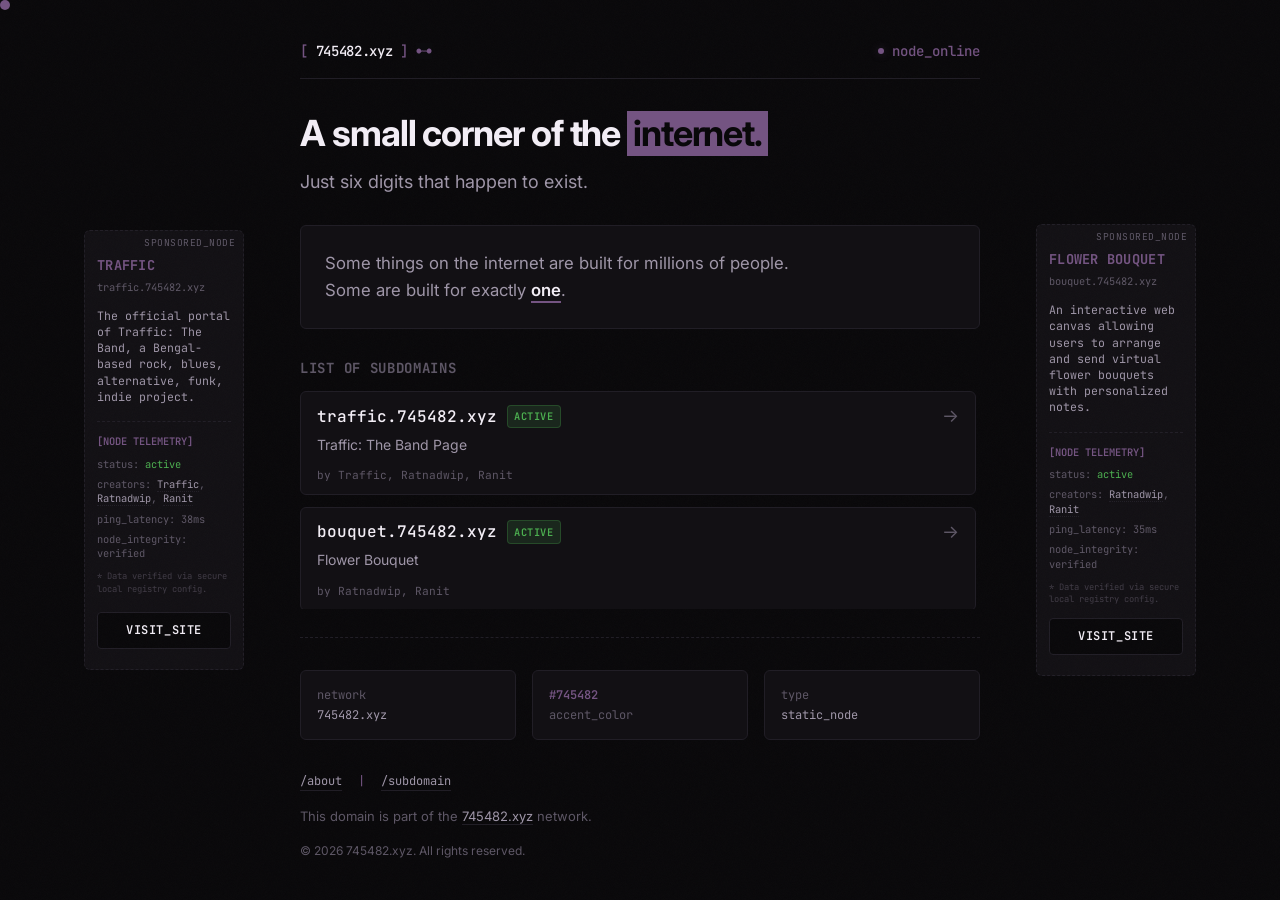
<file: index.html>
<!DOCTYPE html>
<html lang="en">

<head>
    <meta charset="UTF-8">
    <meta name="viewport" content="width=device-width, initial-scale=1.0">
    <title>A small corner of the internet</title>

    <!-- some numbers remember -->

    <!-- SEO Meta Tags -->
    <meta name="description"
        content="745482.xyz - Just six digits that happen to exist. A minimal, static corner of the internet.">
    <meta name="robots" content="index, follow">
    <meta name="generator" content="HTML">
    <meta name="author" content="745482.xyz">
    <!-- not every identifier identifies -->

    <!-- Open Graph / Facebook -->
    <meta property="og:type" content="website">
    <meta property="og:url" content="https://745482.xyz/">
    <meta property="og:title" content="A small corner of the internet">
    <meta property="og:description" content="Just six digits that happen to exist. Part of the 745482.xyz network.">
    <meta property="og:image" content="https://745482.xyz/og-image.png">
    <meta property="og:image:type" content="image/png">
    <meta property="og:image:width" content="1200">
    <meta property="og:image:height" content="630">
    <meta property="og:site_name" content="745482.xyz">

    <!-- Twitter -->
    <meta property="twitter:card" content="summary_large_image">
    <meta property="twitter:url" content="https://745482.xyz/">
    <meta property="twitter:title" content="745482.xyz - A small corner of the internet">
    <meta property="twitter:description"
        content="Just six digits that happen to exist. Part of the 745482.xyz network.">
    <meta property="twitter:image" content="https://745482.xyz/og-image.png">

    <!-- Fonts -->
    <link rel="preconnect" href="https://fonts.googleapis.com">
    <link rel="preconnect" href="https://fonts.gstatic.com" crossorigin>
    <link
        href="https://fonts.googleapis.com/css2?family=Inter:wght@300;400;500;600;700&family=JetBrains+Mono:wght@400;500;600&display=swap"
        rel="stylesheet">

    <!-- Favicon -->
    <link rel="icon" type="image/svg+xml" href="./favicon.svg?v=2">

    <!-- Stylesheet -->
    <link rel="stylesheet" href="style.css">
</head>

<body>

    <!-- Left Ad Banner -->
    <div class="ad-banner ad-banner-vertical ad-banner-left"></div>

    <div class="container">
        <!-- if you know, you know -->
        <!-- Header -->
        <header class="site-header">
            <div class="logo">
                <span class="logo-accent">[</span>745482.xyz<span class="logo-accent">]</span>
                <img src="./favicon.svg" class="header-favicon" alt="" aria-hidden="true">
            </div>
            <div class="status-indicator">
                <span class="status-dot"></span>
                <span class="status-text">node_online</span>
            </div>
        </header>

        <!-- Main Content -->
        <main class="site-main">
            <!-- Hero Section -->
            <section class="hero-section">
                <h1 class="hero-title">A small corner of the <span class="highlight-block">internet.</span></h1>
                <p class="hero-subtitle">Just six digits that happen to exist.</p>
            </section>

            <!-- Philosophy Quote / Statement -->
            <section class="philosophy-section">
                <div class="quote-card">
                    <p class="quote-text">
                        Some things on the internet are built for millions of people. <br>
                        Some are built for exactly <span class="highlight-accent">one</span>.
                    </p>
                </div>
            </section>

            <!-- another sequence exists -->
            <!-- 786482 -->
            <!-- Subdomains / Network Links -->
            <section class="subdomains-section">
                <div class="section-header-row">
                    <h2 class="section-title">List of Subdomains</h2>
                    <span class="last-updated" id="last-updated-time">Last Updated: Loading...</span>
                </div>
                <div class="subdomain-grid">
                    <a href="https://traffic.745482.xyz" class="subdomain-card" target="_blank" rel="noopener">
                        <div class="card-header">
                            <div class="url-group">
                                <span class="subdomain-url">traffic.745482.xyz</span>
                                <span class="status-badge status-active">active</span>
                            </div>
                            <span class="arrow-icon">→</span>
                        </div>
                        <p class="subdomain-desc">Traffic: The Band Page</p>
                    </a>
                </div>
            </section>

            <!-- intentional -->
            <!-- Node Metadata -->
            <section class="metadata-section">
                <div class="metadata-grid">
                    <button class="metadata-item" id="meta-btn-network" type="button" aria-label="Route analysis">
                        <span class="meta-label">network</span>
                        <span class="meta-value">745482.xyz</span>
                    </button>
                    <button class="metadata-item" id="meta-btn-color" type="button" aria-label="Accent color telemetry">
                        <span class="meta-value-colored">#745482</span>
                        <span class="meta-label">accent_color</span>
                    </button>
                    <button class="metadata-item" id="meta-btn-type" type="button" aria-label="Node diagnostics">
                        <span class="meta-label">type</span>
                        <span class="meta-value">static_node</span>
                    </button>
                </div>

                <!-- Interactive Terminal Console -->
                <div class="meta-console" id="meta-console" aria-live="polite">
                    <div class="console-header">
                        <span class="console-title" id="console-title">system_diagnostics.sh</span>
                        <button class="console-close" id="console-close-btn" type="button"
                            aria-label="Close terminal">&times;</button>
                    </div>
                    <div class="console-body" id="console-body">
                        <!-- Dynamic content output -->
                    </div>
                </div>
            </section>
        </main>

        <!-- Horizontal Mobile Banner -->
        <div class="ad-banner ad-banner-horizontal"></div>

        <!-- Footer -->
        <footer class="site-footer">
            <div class="footer-nav" style="display: flex; gap: 1rem; margin-bottom: 0.5rem; font-family: var(--font-mono); font-size: 0.75rem;">
                <a href="./about/" class="footer-link">/about</a>
                <span class="logo-accent">|</span>
                <a href="./subdomain/" class="footer-link">/subdomain</a>
            </div>
            <p>This domain is part of the <a href="https://745482.xyz" class="footer-link">745482.xyz</a> network.</p>
            <p class="copyright">&copy; <span id="current-year">2026</span> 745482.xyz. All rights reserved.</p>
        </footer>
    </div>

    <!-- Right Ad Banner -->
    <div class="ad-banner ad-banner-vertical ad-banner-right"></div>


    <!-- Site Logic -->
    <script src="shared.js" defer></script>
    <script src="script.js" defer></script>
</body>

</html>
</file>
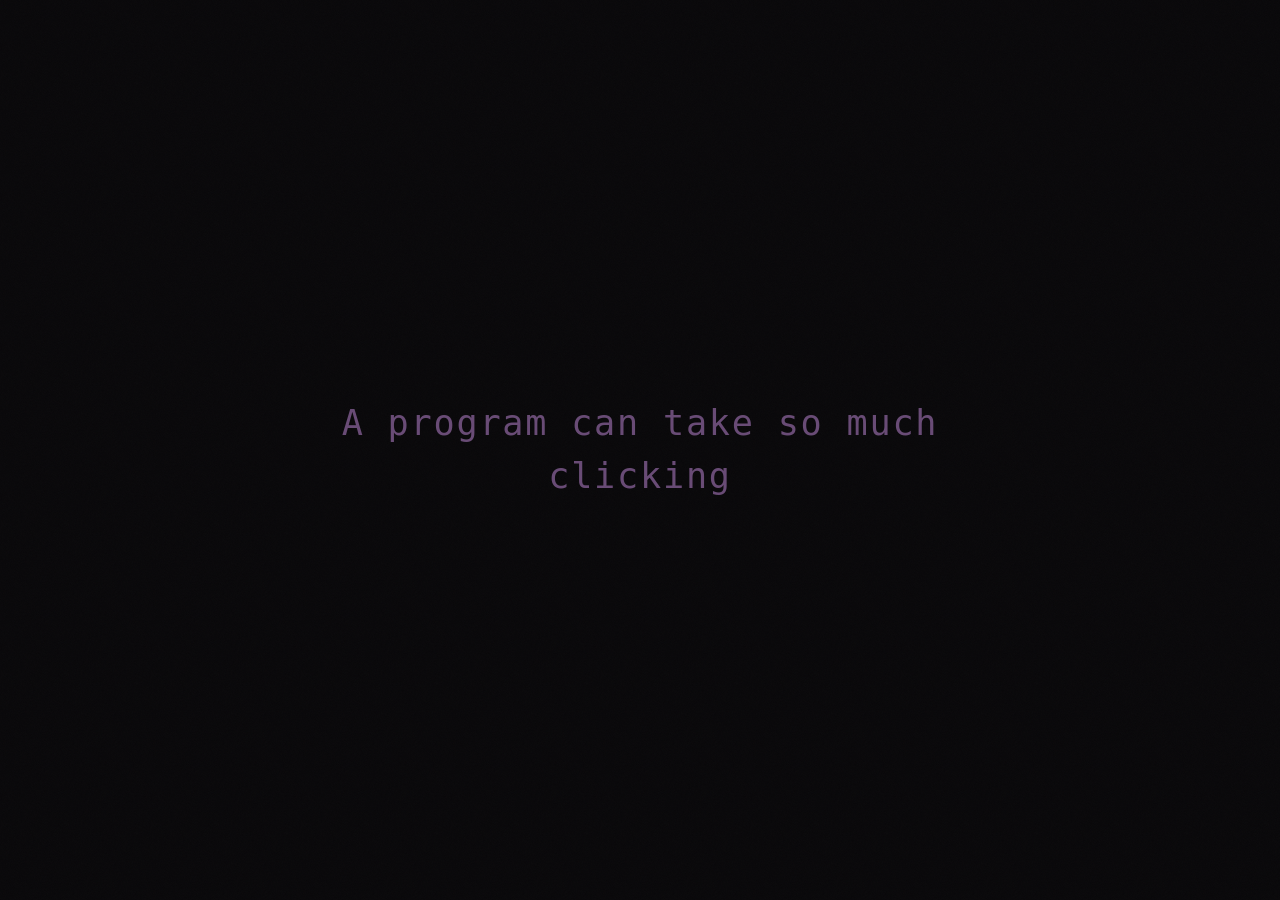
<file: 694/index.html>
<!DOCTYPE html>
<html lang="en">
<head>
    <meta charset="UTF-8">
    <meta name="viewport" content="width=device-width, initial-scale=1.0, maximum-scale=1.0, user-scalable=no">
    <title>694</title>
    <link rel="icon" type="image/svg+xml" href="../favicon.svg?v=2">
    <link rel="stylesheet" href="../style.css">
    <link rel="stylesheet" href="./style.css">
</head>
<body>
    <!-- Reuses main page grain overlay style -->
    <div class="grain"></div>

    <div class="fade-overlay" id="fade-overlay"></div>

    <div class="egg-wrapper">
        <div class="initial-msg" id="initial-msg">
            A program can take so much clicking
        </div>

        <div class="combo-container" id="combo-container">
            <div class="combo-word" id="combo-word">------</div>
            <div class="combo-number" id="combo-number">0000</div>
        </div>
    </div>

    <script src="./script.js" defer></script>
</body>
</html>
</file>
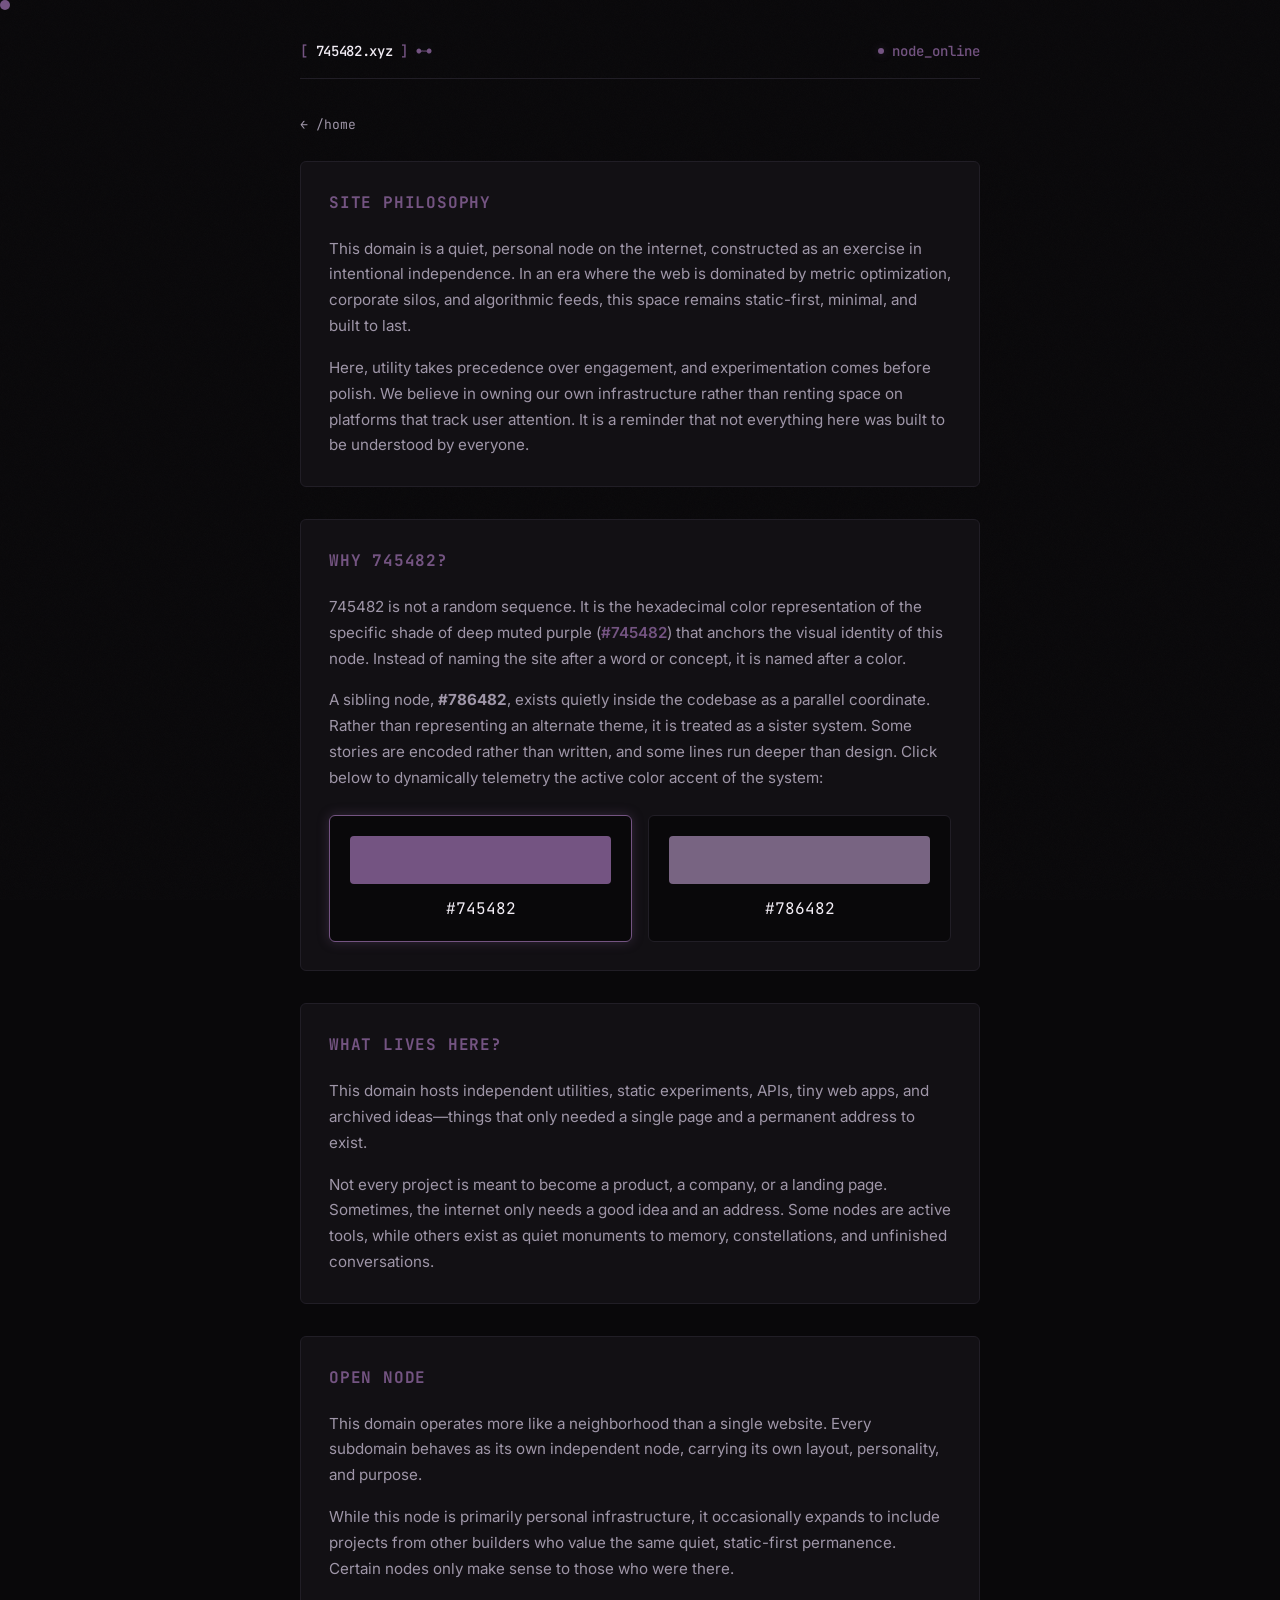
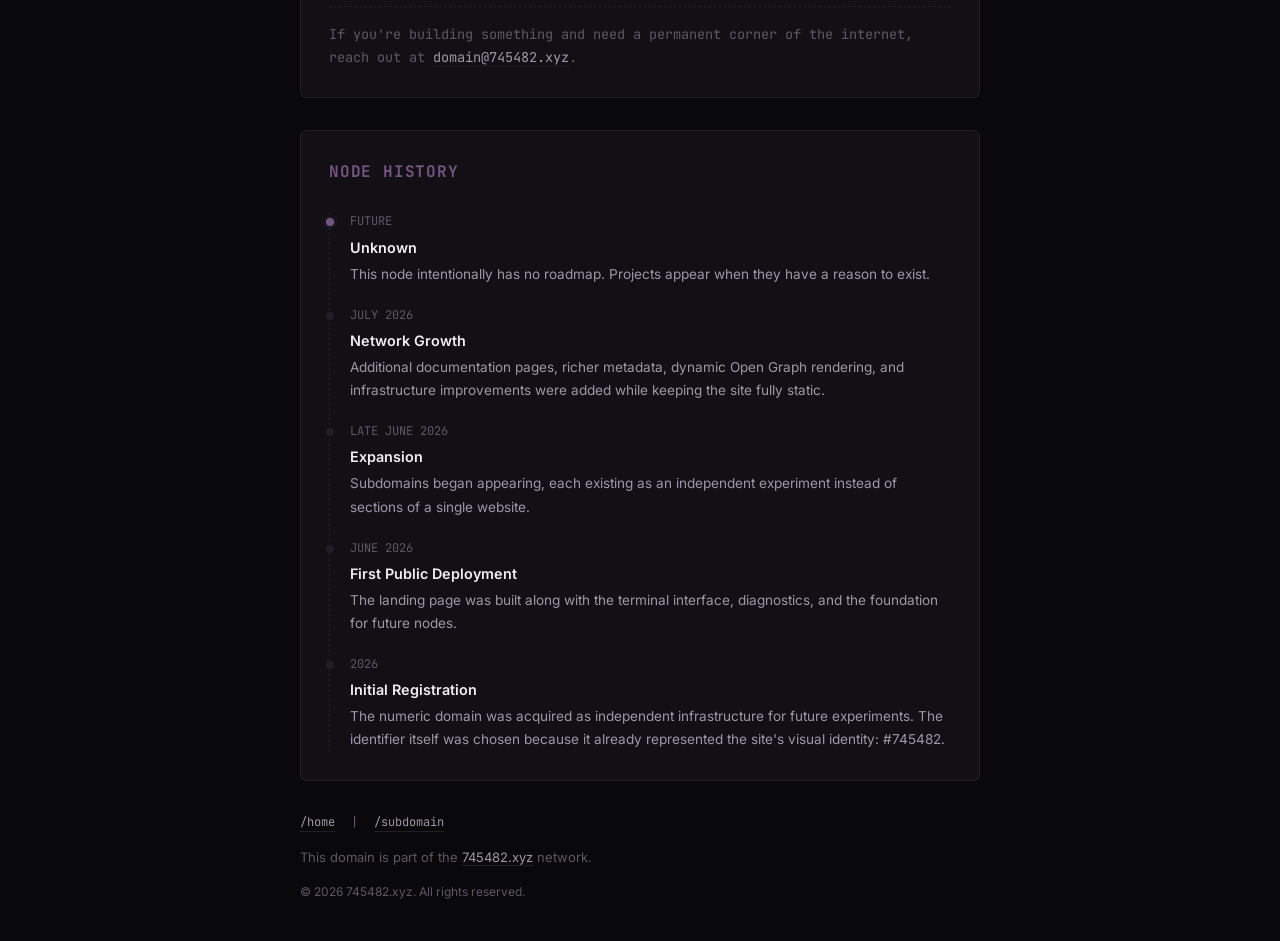
<file: about/index.html>
<!DOCTYPE html>
<html lang="en">

<head>
    <meta charset="UTF-8">
    <meta name="viewport" content="width=device-width, initial-scale=1.0">
    <title>About // 745482.xyz</title>
    <meta name="description" content="The philosophy, history, and story behind the number 745482.xyz.">
    <link rel="preconnect" href="https://fonts.googleapis.com">
    <link rel="preconnect" href="https://fonts.gstatic.com" crossorigin>
    <link
        href="https://fonts.googleapis.com/css2?family=Inter:wght@300;400;500;600;700&family=JetBrains+Mono:wght@400;500;600&display=swap"
        rel="stylesheet">
    <link rel="icon" type="image/svg+xml" href="../favicon.svg?v=2">
    <link rel="stylesheet" href="../style.css">
    <link rel="stylesheet" href="style.css">
</head>

<body class="about-page">

    <div class="container">
        <!-- Header -->
        <header class="site-header">
            <a href="../" class="logo" style="text-decoration: none;">
                <span class="logo-accent">[</span>745482.xyz<span class="logo-accent">]</span>
                <img src="../favicon.svg" class="header-favicon" alt="" aria-hidden="true">
            </a>
            <div class="status-indicator">
                <span class="status-dot"></span>
                <span class="status-text">node_online</span>
            </div>
        </header>

        <!-- Main Content -->
        <main class="site-main about-section">
            <div class="back-link-container">
                <a href="../" class="back-link">← /home</a>
            </div> <!-- Site Philosophy -->
            <section class="about-card">
                <h2>Site Philosophy</h2>
                <p>
                    This domain is a quiet, personal node on the internet, constructed as an exercise in intentional
                    independence.
                    In an era where the web is dominated by metric optimization, corporate silos, and algorithmic feeds,
                    this space
                    remains static-first, minimal, and built to last.
                </p>
                <p>
                    Here, utility takes precedence over engagement, and experimentation comes before polish. We believe
                    in owning our
                    own infrastructure rather than renting space on platforms that track user attention. It is a
                    reminder that
                    not everything here was built to be understood by everyone.
                </p>
            </section>

            <!-- Why 745482? -->
            <section class="about-card">
                <h2>Why 745482?</h2>
                <p>
                    745482 is not a random sequence. It is the hexadecimal color representation of the specific shade of
                    deep muted purple
                    (<span style="color: var(--color-accent); font-weight: 600;">#745482</span>) that anchors the visual
                    identity of this node.
                    Instead of naming the site after a word or concept, it is named after a color.
                </p>
                <p>
                    A sibling node, <strong>#786482</strong>, exists quietly inside the codebase as a parallel
                    coordinate. Rather than representing
                    an alternate theme, it is treated as a sister system. Some stories are encoded rather than written,
                    and some lines
                    run deeper than design. Click below to dynamically telemetry the active color accent of the system:
                </p>
                <div class="color-interactive-grid">
                    <div class="color-selector active" data-color="#745482" data-rgb="116, 84, 130"
                        data-glow="rgba(116, 84, 130, 0.35)" data-muted="rgba(116, 84, 130, 0.15)">
                        <div class="color-swatch-preview" style="background-color: #745482;"></div>
                        <span>#745482</span>
                    </div>
                    <div class="color-selector" data-color="#786482" data-rgb="120, 100, 130"
                        data-glow="rgba(120, 100, 130, 0.35)" data-muted="rgba(120, 100, 130, 0.15)">
                        <div class="color-swatch-preview" style="background-color: #786482;"></div>
                        <span>#786482</span>
                    </div>
                </div>
            </section>

            <!-- What Lives Here? -->
            <section class="about-card">
                <h2>What Lives Here?</h2>
                <p>
                    This domain hosts independent utilities, static experiments, APIs, tiny web apps, and archived
                    ideas—things that
                    only needed a single page and a permanent address to exist.
                </p>
                <p>
                    Not every project is meant to become a product, a company, or a landing page. Sometimes, the
                    internet only needs
                    a good idea and an address. Some nodes are active tools, while others exist as quiet monuments to
                    memory, constellations,
                    and unfinished conversations.
                </p>
            </section>

            <!-- Open Node -->
            <section class="about-card">
                <h2>Open Node</h2>
                <p>
                    This domain operates more like a neighborhood than a single website. Every subdomain behaves as its
                    own independent
                    node, carrying its own layout, personality, and purpose.
                </p>
                <p>
                    While this node is primarily personal infrastructure, it occasionally expands to include projects
                    from other builders
                    who value the same quiet, static-first permanence. Certain nodes only make sense to those who were
                    there.
                </p>
                <p
                    style="font-family: var(--font-mono); font-size: 0.85rem; border-top: 1px dashed var(--color-border); padding-top: 1rem; margin-top: 0.5rem; color: var(--color-text-muted);">
                    If you're building something and need a permanent corner of the internet, reach out at <a
                        href="mailto:domain@745482.xyz" class="footer-link"
                        style="border-bottom: 1px dotted var(--color-border);">domain@745482.xyz</a>.
                </p>
            </section>

            <!-- Node History -->
            <section class="about-card">
                <h2>Node History</h2>
                <div class="timeline">
                    <div class="timeline-event active">
                        <div class="event-date">FUTURE</div>
                        <div class="event-title">Unknown</div>
                        <p class="event-desc">This node intentionally has no roadmap. Projects appear when they have a
                            reason to exist.</p>
                    </div>
                    <div class="timeline-event">
                        <div class="event-date">JULY 2026</div>
                        <div class="event-title">Network Growth</div>
                        <p class="event-desc">Additional documentation pages, richer metadata, dynamic Open Graph
                            rendering, and infrastructure improvements were added while keeping the site fully static.
                        </p>
                    </div>
                    <div class="timeline-event">
                        <div class="event-date">LATE JUNE 2026</div>
                        <div class="event-title">Expansion</div>
                        <p class="event-desc">Subdomains began appearing, each existing as an independent experiment
                            instead of sections of a single website.</p>
                    </div>
                    <div class="timeline-event">
                        <div class="event-date">JUNE 2026</div>
                        <div class="event-title">First Public Deployment</div>
                        <p class="event-desc">The landing page was built along with the terminal interface, diagnostics,
                            and the foundation for future nodes.</p>
                    </div>
                    <div class="timeline-event">
                        <div class="event-date">2026</div>
                        <div class="event-title">Initial Registration</div>
                        <p class="event-desc">The numeric domain was acquired as independent infrastructure for future
                            experiments. The identifier itself was chosen because it already represented the site's
                            visual identity: #745482.</p>
                    </div>
                </div>
            </section>
        </main>

        <!-- Footer -->
        <footer class="site-footer">
            <div class="footer-nav"
                style="display: flex; gap: 1rem; margin-bottom: 0.5rem; font-family: var(--font-mono); font-size: 0.75rem;">
                <a href="../" class="footer-link">/home</a>
                <span class="logo-accent">|</span>
                <a href="../subdomain/" class="footer-link">/subdomain</a>
            </div>
            <p>This domain is part of the <a href="https://745482.xyz" class="footer-link">745482.xyz</a> network.</p>
            <p class="copyright">&copy; <span id="current-year">2026</span> 745482.xyz. All rights reserved.</p>
        </footer>
    </div>


    <!-- Site Logic -->
    <script src="../shared.js" defer></script>
    <script src="script.js" defer></script>
</body>

</html>
</file>
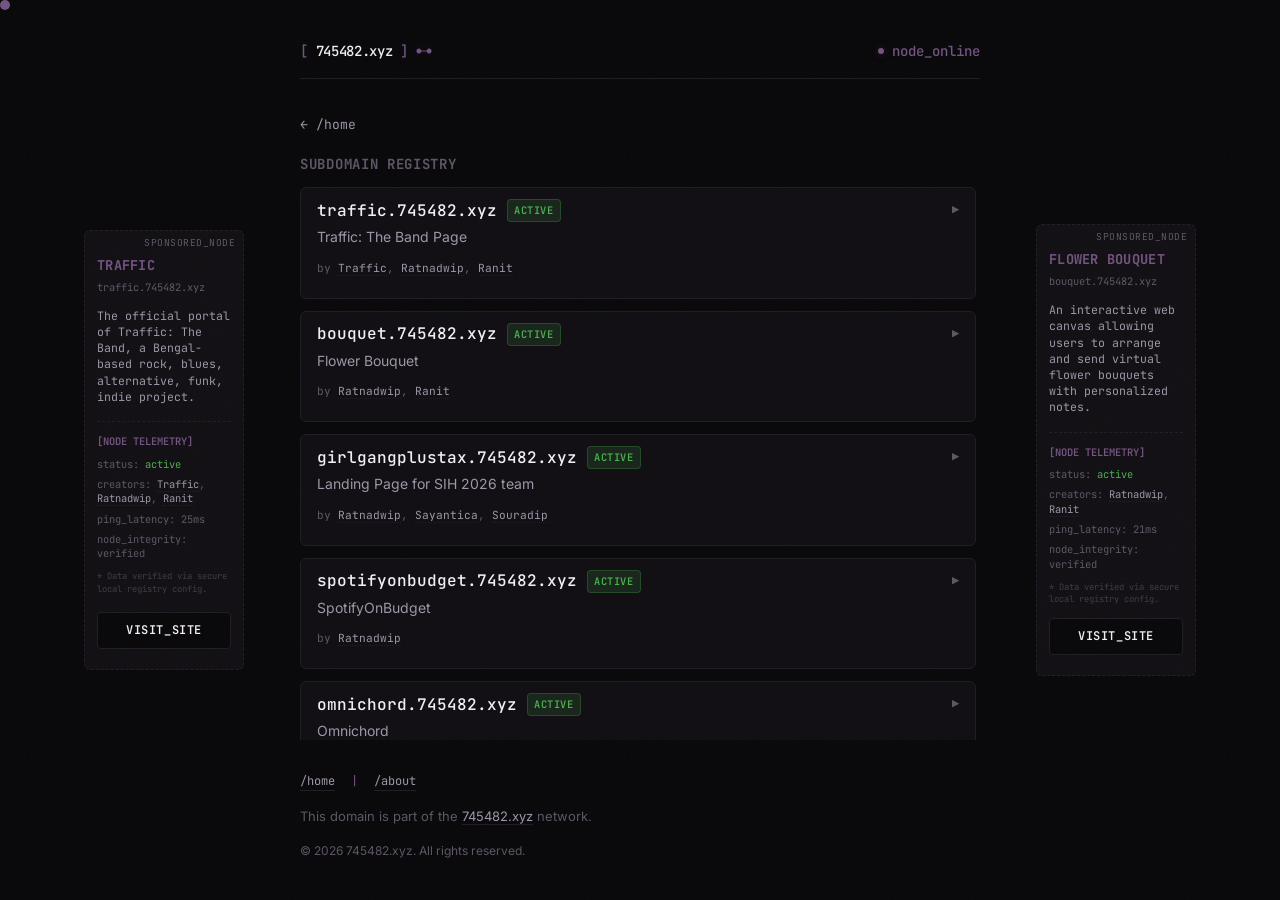
<file: subdomain/index.html>
<!DOCTYPE html>
<html lang="en">

<head>
    <meta charset="UTF-8">
    <meta name="viewport" content="width=device-width, initial-scale=1.0">
    <title>Subdomains // 745482.xyz</title>
    <meta name="description" content="Subdomain directory registry of 745482.xyz.">
    <link rel="preconnect" href="https://fonts.googleapis.com">
    <link rel="preconnect" href="https://fonts.gstatic.com" crossorigin>
    <link
        href="https://fonts.googleapis.com/css2?family=Inter:wght@300;400;500;600;700&family=JetBrains+Mono:wght@400;500;600&display=swap"
        rel="stylesheet">
    <link rel="icon" type="image/svg+xml" href="../favicon.svg?v=2">
    <link rel="stylesheet" href="../style.css">
    <link rel="stylesheet" href="style.css">
</head>

<body class="subdomain-page">

    <!-- Left Ad Banner -->
    <div class="ad-banner ad-banner-vertical ad-banner-left"></div>

    <div class="container">
        <!-- Header -->
        <header class="site-header">
            <a href="../" class="logo" style="text-decoration: none;">
                <span class="logo-accent">[</span>745482.xyz<span class="logo-accent">]</span>
                <img src="../favicon.svg" class="header-favicon" alt="" aria-hidden="true">
            </a>
            <div class="status-indicator">
                <span class="status-dot"></span>
                <span class="status-text">node_online</span>
            </div>
        </header>

        <!-- Main Content -->
        <main class="site-main subdomain-page-section">
            <div class="back-link-container">
                <a href="../" class="back-link">← /home</a>
            </div>

            <!-- Registry Section -->
            <section class="subdomains-section">
                <div class="section-header-row">
                    <h2 class="section-title">Subdomain Registry</h2>
                    <span class="last-updated" id="last-updated-time">Last Updated: Loading...</span>
                </div>
                <div class="subdomain-grid">
                    <div style="font-family: var(--font-mono); font-size: 0.8125rem; color: var(--color-text-muted);">
                        Loading subdomain node records...
                    </div>
                </div>
            </section>
        </main>

        <!-- Horizontal Mobile Banner -->
        <div class="ad-banner ad-banner-horizontal"></div>

        <!-- Footer -->
        <footer class="site-footer">
            <div class="footer-nav"
                style="display: flex; gap: 1rem; margin-bottom: 0.5rem; font-family: var(--font-mono); font-size: 0.75rem;">
                <a href="../" class="footer-link">/home</a>
                <span class="logo-accent">|</span>
                <a href="../about/" class="footer-link">/about</a>
            </div>
            <p>This domain is part of the <a href="https://745482.xyz" class="footer-link">745482.xyz</a> network.</p>
            <p class="copyright">&copy; <span id="current-year">2026</span> 745482.xyz. All rights reserved.</p>
        </footer>
    </div>

    <!-- Right Ad Banner -->
    <div class="ad-banner ad-banner-vertical ad-banner-right"></div>


    <!-- Site Logic -->
    <script src="../shared.js" defer></script>
    <script src="script.js" defer></script>
</body>

</html>
</file>
<file: style.css>
/* ==========================================================================
   CSS VARIABLES & DESIGN TOKENS
   ========================================================================== */
:root {
    /* Color Palette - Deep Matte Dark Theme (No Gradients) */
    --color-bg-base: #09080a;
    --color-bg-surface: #121014;
    --color-bg-surface-hover: #19171d;
    --color-border: #211e26;
    --color-border-hover: #3d3447;

    /* Brand Accent */
    --color-accent: #745482;
    --color-accent-rgb: 116, 84, 130;
    --color-accent-muted: rgba(116, 84, 130, 0.15);
    --color-accent-glow: rgba(116, 84, 130, 0.35);

    /* Text Colors */
    --color-text-primary: #f2edf5;
    --color-text-secondary: #9f96a8;
    --color-text-muted: #5e5766;

    /* Typography */
    --font-sans: 'Inter', system-ui, -apple-system, sans-serif;
    --font-mono: 'JetBrains Mono', 'Fira Code', monospace;

    /* Spacing & Layout */
    --transition-speed: 0.2s;
    --transition-timing: cubic-bezier(0.16, 1, 0.3, 1);
    --border-radius: 6px;

    /* reserved tokens — kept for parity, not consumed */
    --seq-primary: #745482;
    /* 74 54 82 */
    --seq-secondary: #786482;
    /* another */
    --identifier: "745482";
    --memory: 74;
    --echo: 82ms;
    --reserved: 54px;
}

/* ==========================================================================
   RESET & SYSTEM STYLES
   ========================================================================== */
*,
*::before,
*::after {
    box-sizing: border-box;
    margin: 0;
    padding: 0;
}

html {
    background-color: var(--color-bg-base);
    color: var(--color-text-primary);
    font-family: var(--font-sans);
    font-size: 16px;
    line-height: 1.6;
    -webkit-font-smoothing: antialiased;
    -moz-osx-font-smoothing: grayscale;
    text-rendering: optimizeLegibility;
}

body {
    height: 100vh;
    height: 100dvh;
    overflow: hidden;
    display: flex;
    justify-content: center;
    align-items: center;
    padding: 2.5rem 1.5rem;
}

/* Selection Color */
::selection {
    background-color: var(--color-accent);
    color: var(--color-bg-base);
}

/* Custom Scrollbar */
::-webkit-scrollbar {
    width: 6px;
    height: 6px;
}

::-webkit-scrollbar-track {
    background: var(--color-bg-base);
}

::-webkit-scrollbar-thumb {
    background: var(--color-border);
    border-radius: 3px;
}

::-webkit-scrollbar-thumb:hover {
    background: var(--color-accent);
}

/* ==========================================================================
   CONTAINER & LAYOUT
   ========================================================================== */
.container {
    width: 100%;
    max-width: 680px;
    height: 100%;
    display: flex;
    flex-direction: column;
    gap: 2rem;
    position: relative;
    z-index: 2;
}

.site-main {
    flex: 1;
    min-height: 0;
    display: flex;
    flex-direction: column;
    gap: 1.75rem;
    overflow: hidden;
    /* Prevent child overflow from spilling into footer */
    transition: gap var(--transition-speed) var(--transition-timing);
}

/* ==========================================================================
   HEADER
   ========================================================================== */
.site-header {
    display: flex;
    justify-content: space-between;
    align-items: center;
    font-family: var(--font-mono);
    font-size: 0.875rem;
    border-bottom: 1px solid var(--color-border);
    padding-bottom: 1rem;
}

.logo {
    display: flex;
    align-items: center;
    gap: 0.5rem;
    font-weight: 500;
    color: var(--color-text-primary);
    letter-spacing: -0.025em;
}

.header-favicon {
    height: 1.15em;
    width: 1.15em;
    object-fit: contain;
}

.logo-accent {
    color: var(--color-accent);
}

.back-link-container {
    margin-bottom: -0.5rem;
}

.back-link {
    font-family: var(--font-mono);
    font-size: 0.8125rem;
    color: var(--color-text-secondary);
    text-decoration: none;
    display: inline-flex;
    align-items: center;
    gap: 0.5rem;
    transition: color var(--transition-speed) var(--transition-timing);
}

.back-link:hover {
    color: var(--color-accent);
}

.status-indicator {
    display: flex;
    align-items: center;
    gap: 0.5rem;
}

.status-dot {
    width: 6px;
    height: 6px;
    background-color: var(--color-accent);
    border-radius: 50%;
    box-shadow: 0 0 8px var(--color-accent-glow);
    animation: pulse 2.5s infinite var(--transition-timing);
}

@keyframes pulse {

    0%,
    100% {
        opacity: 0.4;
    }

    50% {
        opacity: 1;
    }
}

.status-text {
    color: var(--color-accent);
    font-weight: 500;
}

/* ==========================================================================
   HERO SECTION
   ========================================================================== */
.hero-section {
    display: flex;
    flex-direction: column;
    gap: 0.75rem;
}

.hero-title {
    font-size: 2.25rem;
    font-weight: 700;
    letter-spacing: -0.03em;
    color: var(--color-text-primary);
    line-height: 1.25;
}

.highlight-block {
    background-color: var(--color-accent);
    color: var(--color-bg-base);
    padding: 0 0.35rem;
    border-radius: 0;
    display: inline-block;
}

.highlight-block::selection {
    background-color: var(--color-accent);
    color: #ffffff;
}

.hero-subtitle {
    font-size: 1.125rem;
    color: var(--color-text-secondary);
    font-weight: 400;
    max-height: 50px;
    opacity: 1;
    overflow: hidden;
    transition: max-height var(--transition-speed) var(--transition-timing),
        opacity var(--transition-speed) var(--transition-timing),
        margin-top var(--transition-speed) var(--transition-timing),
        margin-bottom var(--transition-speed) var(--transition-timing);
}

/* ==========================================================================
   PHILOSOPHY SECTION
   ========================================================================== */
.philosophy-section {
    position: relative;
    max-height: 200px;
    opacity: 1;
    overflow: hidden;
    transition: max-height var(--transition-speed) var(--transition-timing),
        opacity var(--transition-speed) var(--transition-timing),
        margin var(--transition-speed) var(--transition-timing),
        padding var(--transition-speed) var(--transition-timing);
}

.quote-card {
    background-color: var(--color-bg-surface);
    border: 1px solid var(--color-border);
    border-radius: var(--border-radius);
    padding: 1.5rem;
}

.quote-text {
    font-size: 1.05rem;
    color: var(--color-text-secondary);
    font-weight: 400;
    line-height: 1.6;
}

.highlight-accent {
    color: var(--color-text-primary);
    font-weight: 600;
    border-bottom: 2px solid var(--color-accent);
    padding-bottom: 1px;
}

/* ==========================================================================
   SUBDOMAINS SECTION
   ========================================================================== */
.subdomains-section {
    flex: 1;
    min-height: 0;
    display: flex;
    flex-direction: column;
    gap: 0.75rem;
}

.section-header-row {
    display: flex;
    justify-content: space-between;
    align-items: baseline;
    flex-shrink: 0;
}

.section-title {
    font-size: 0.875rem;
    font-family: var(--font-mono);
    text-transform: uppercase;
    letter-spacing: 0.05em;
    color: var(--color-text-muted);
    flex-shrink: 0;
}

.last-updated {
    font-family: var(--font-mono);
    font-size: 0.75rem;
    color: var(--color-text-muted);
}

.subdomain-grid {
    flex: 1;
    overflow-y: auto;
    display: flex;
    flex-direction: column;
    gap: 0.75rem;
    padding-right: 4px;
}

.subdomain-card {
    display: flex;
    flex-direction: column;
    gap: 0.175rem;
    background-color: var(--color-bg-surface);
    border: 1px solid var(--color-border);
    border-radius: var(--border-radius);
    padding: 0.60rem 1rem;
    text-decoration: none;
    transition: border-color var(--transition-speed) var(--transition-timing),
        background-color var(--transition-speed) var(--transition-timing);
    outline: none;
}

.subdomain-card:hover,
.subdomain-card:focus-visible {
    background-color: var(--color-bg-surface-hover);
    border-color: var(--color-border-hover);
}

.subdomain-card:focus-visible {
    border-color: var(--color-accent);
    box-shadow: 0 0 0 2px var(--color-accent-muted);
}

.card-header {
    display: flex;
    justify-content: space-between;
    align-items: center;
}

.subdomain-url-full,
.subdomain-url-short {
    font-family: var(--font-mono);
    font-size: 1rem;
    font-weight: 500;
    color: var(--color-text-primary);
    transition: color var(--transition-speed) var(--transition-timing);
    word-break: break-all;
    overflow-wrap: anywhere;
}

.subdomain-card:hover .subdomain-url-full,
.subdomain-card:focus-visible .subdomain-url-full,
.subdomain-card:hover .subdomain-url-short,
.subdomain-card:focus-visible .subdomain-url-short {
    color: var(--color-accent);
}

@media (min-width: 480px) {
    .subdomain-url-full {
        display: inline;
    }
    .subdomain-url-short {
        display: none;
    }
}

@media (max-width: 479px) {
    .subdomain-url-full {
        display: none;
    }
    .subdomain-url-short {
        display: inline;
    }
}

.arrow-icon {
    font-size: 1.125rem;
    color: var(--color-text-muted);
    transition: transform var(--transition-speed) var(--transition-timing),
        color var(--transition-speed) var(--transition-timing);
}

.subdomain-card:hover .arrow-icon,
.subdomain-card:focus-visible .arrow-icon {
    color: var(--color-accent);
    transform: translateX(4px);
}

.subdomain-desc {
    font-size: 0.875rem;
    color: var(--color-text-secondary);
}

.url-group {
    display: flex;
    align-items: center;
    gap: 0.35rem 0.6rem;
    flex-wrap: wrap;
    min-width: 0;
}

.status-badge {
    font-size: 0.65rem;
    font-family: var(--font-mono);
    text-transform: uppercase;
    padding: 0.15rem 0.4rem;
    border-radius: 4px;
    font-weight: 600;
    letter-spacing: 0.05em;
    white-space: nowrap;
    flex-shrink: 0;
}

.status-badge.status-active {
    background-color: rgba(76, 175, 80, 0.15);
    color: #4caf50;
    border: 1px solid rgba(76, 175, 80, 0.25);
}

.status-badge.status-inactive {
    background-color: rgba(244, 67, 54, 0.15);
    color: #f44336;
    border: 1px solid rgba(244, 67, 54, 0.25);
}

.subdomain-card.inactive {
    opacity: 0.5;
}

.subdomain-card.inactive:hover {
    border-color: var(--color-border);
    background-color: var(--color-bg-surface);
}

.status-badge.status-maintenance {
    background-color: rgba(255, 152, 0, 0.15);
    color: #ff9800;
    border: 1px solid rgba(255, 152, 0, 0.25);
}

.subdomain-card.maintenance {
    opacity: 0.7;
}

.subdomain-card.maintenance:hover {
    border-color: rgba(255, 152, 0, 0.4);
    background-color: var(--color-bg-surface);
}

.status-badge.status-comingsoon {
    background-color: rgba(33, 150, 243, 0.15);
    color: #2196f3;
    border: 1px solid rgba(33, 150, 243, 0.25);
}

.subdomain-card.comingsoon {
    opacity: 0.8;
}

.subdomain-card.comingsoon:hover {
    border-color: rgba(33, 150, 243, 0.4);
    background-color: var(--color-bg-surface);
}

/* ==========================================================================
   METADATA SECTION
   ========================================================================== */
.metadata-section {
    border-top: 1px dashed var(--color-border);
    padding-top: 2rem;
    transition: padding-top var(--transition-speed) var(--transition-timing);
}

.metadata-grid {
    display: grid;
    grid-template-columns: repeat(3, 1fr);
    gap: 1rem;
    font-family: var(--font-mono);
    font-size: 0.75rem;
}

.metadata-item {
    display: flex;
    flex-direction: column;
    gap: 0.25rem;
    background-color: var(--color-bg-surface);
    border: 1px solid var(--color-border);
    border-radius: var(--border-radius);
    padding: 1rem;
    text-align: left;
    cursor: pointer;
    font-family: inherit;
    font-size: inherit;
    transition: background-color var(--transition-speed) var(--transition-timing),
        border-color var(--transition-speed) var(--transition-timing),
        transform var(--transition-speed) var(--transition-timing);
    outline: none;
}

.metadata-item:hover {
    background-color: var(--color-bg-surface-hover);
    border-color: var(--color-border-hover);
}

.metadata-item:focus-visible {
    border-color: var(--color-accent);
    box-shadow: 0 0 0 2px var(--color-accent-muted);
}

.metadata-item.active {
    border-color: var(--color-accent);
    background-color: var(--color-bg-surface-hover);
}

.meta-label {
    color: var(--color-text-muted);
}

.meta-value {
    color: var(--color-text-secondary);
}

.meta-value-colored {
    color: var(--color-accent);
    font-weight: 600;
}

/* ==========================================================================
   METADATA CONSOLE TERMINAL
   ========================================================================== */
.meta-console {
    background-color: var(--color-bg-surface);
    border: 0 solid var(--color-border);
    border-radius: var(--border-radius);
    overflow: hidden;
    font-family: var(--font-mono);
    font-size: 0.8125rem;
    line-height: 1.5;
    transition: height var(--transition-speed) var(--transition-timing),
        opacity var(--transition-speed) var(--transition-timing),
        margin-top var(--transition-speed) var(--transition-timing),
        border-width var(--transition-speed) var(--transition-timing);
    display: flex;
    flex-direction: column;
    height: 0;
    opacity: 0;
    margin-top: 0;
}

.meta-console.active {
    height: 170px;
    opacity: 1;
    margin-top: 1.25rem;
    border-width: 1px;
}

@keyframes slideDown {
    from {
        opacity: 0;
        transform: translateY(-8px);
    }

    to {
        opacity: 1;
        transform: translateY(0);
    }
}

.console-header {
    background-color: var(--color-bg-base);
    border-bottom: 1px solid var(--color-border);
    padding: 0.5rem 1rem;
    display: flex;
    justify-content: space-between;
    align-items: center;
}

.console-title {
    color: var(--color-text-muted);
    font-size: 0.75rem;
}

.console-close {
    background: none;
    border: none;
    color: var(--color-text-muted);
    font-size: 1.25rem;
    cursor: pointer;
    line-height: 1;
    padding: 0;
    transition: color var(--transition-speed) var(--transition-timing);
}

.console-close:hover {
    color: var(--color-accent);
}

.console-body {
    padding: 1rem;
    color: var(--color-text-secondary);
    flex: 1;
    /* Stretch to fill container */
    overflow-y: auto;
    min-height: 0;
}

.console-cursor {
    display: inline-block;
    width: 8px;
    height: 15px;
    background-color: var(--color-text-secondary);
    vertical-align: middle;
    margin-left: 4px;
    animation: blink 1s step-end infinite;
}

@keyframes blink {
    50% {
        opacity: 0;
    }
}

.metadata-item.static-meta {
    cursor: default;
}

.metadata-item.static-meta:hover {
    background-color: var(--color-bg-surface);
    border-color: var(--color-border);
}

/* Cursor Follower Circle */
.cursor-follower {
    width: 10px;
    height: 10px;
    background-color: var(--color-accent);
    border-radius: 50%;
    position: fixed;
    top: 0;
    left: 0;
    pointer-events: none;
    z-index: 9999;
    /* Smooth transit tracking */
    transition: transform 0.08s cubic-bezier(0.16, 1, 0.3, 1);
    display: none;
}

@media (pointer: fine) {
    .cursor-follower {
        display: block;
    }
}

/* ==========================================================================
   AMBIENT BACKGROUND & GRAIN
   ========================================================================== */
.ambient {
    position: fixed;
    inset: 0;
    z-index: 0;
    pointer-events: none;
    overflow: hidden;
}

.ambient .orb {
    position: absolute;
    border-radius: 50%;
    filter: blur(120px);
    opacity: 0;
    animation: drift 20s ease-in-out infinite alternate;
}

.ambient .orb:nth-child(1) {
    width: 500px;
    height: 500px;
    background: radial-gradient(circle, rgba(116, 84, 130, 0.14), transparent 70%);
    top: -10%;
    left: -10%;
    animation-delay: 0s;
}

.ambient .orb:nth-child(2) {
    width: 400px;
    height: 400px;
    background: radial-gradient(circle, rgba(116, 84, 130, 0.08), transparent 70%);
    bottom: -5%;
    right: -5%;
    animation-delay: -6s;
}

.ambient .orb:nth-child(3) {
    width: 300px;
    height: 300px;
    background: radial-gradient(circle, rgba(116, 84, 130, 0.06), transparent 70%);
    top: 50%;
    left: 45%;
    transform: translate(-50%, -50%);
    animation-delay: -12s;
}

@keyframes drift {
    0% {
        opacity: 0.2;
        transform: translate(0, 0) scale(1);
    }

    50% {
        opacity: 1;
    }

    100% {
        opacity: 0.6;
        transform: translate(40px, -30px) scale(1.15);
    }
}

.grain {
    position: fixed;
    inset: 0;
    z-index: 1;
    pointer-events: none;
    opacity: 0.025;
    background-image: url("data:image/svg+xml,%3Csvg viewBox='0 0 256 256' xmlns='http://www.w3.org/2000/svg'%3E%3Cfilter id='noise'%3E%3CfeTurbulence type='fractalNoise' baseFrequency='0.9' numOctaves='4' stitchTiles='stitch'/%3E%3C/filter%3E%3Crect width='100%25' height='100%25' filter='url(%23noise)'/%3E%3C/svg%3E");
    background-repeat: repeat;
    background-size: 150px;
}

/* ==========================================================================
   FOOTER
   ========================================================================== */
.site-footer {
    display: flex;
    flex-direction: column;
    gap: 0.5rem;
    font-size: 0.8125rem;
    color: var(--color-text-muted);
    line-height: 1.5;
}

.footer-link {
    color: var(--color-text-secondary);
    text-decoration: none;
    border-bottom: 1px solid var(--color-border);
    transition: color var(--transition-speed) var(--transition-timing),
        border-color var(--transition-speed) var(--transition-timing);
    outline: none;
}

.footer-link:hover,
.footer-link:focus-visible {
    color: var(--color-accent);
    border-bottom-color: var(--color-accent);
}

.copyright {
    font-size: 0.75rem;
    margin-top: 0.5rem;
}

/* ==========================================================================
   MEDIA QUERIES (RESPONSIVENESS)
   ========================================================================== */
@media (max-width: 600px) {
    body {
        padding: 1rem 0.75rem;
    }

    body:not(.subdomain-page) {
        overflow-y: auto;
        height: auto;
        min-height: 100dvh;
    }

    .container {
        gap: 1.25rem;
    }

    body:not(.subdomain-page) .container {
        height: auto;
        min-height: calc(100dvh - 2rem);
    }

    .site-main {
        gap: 1.25rem;
    }

    body:not(.subdomain-page) .site-main {
        overflow: visible;
        flex: none;
    }

    body:not(.subdomain-page) .subdomains-section {
        flex: none;
    }

    body:not(.subdomain-page) .subdomain-grid {
        max-height: 195px;
        overflow-y: auto;
        flex: none;
        padding-right: 4px;
    }

    .hero-title {
        font-size: 1.75rem;
    }

    .hero-subtitle {
        font-size: 1rem;
    }

    .quote-card {
        padding: 1.25rem;
    }

    .quote-text {
        font-size: 0.95rem;
    }

    .section-header-row {
        flex-direction: column;
        align-items: flex-start;
        gap: 0.25rem;
    }

    .mobile-break {
        display: none;
    }

    .metadata-grid {
        grid-template-columns: repeat(3, 1fr);
        gap: 0.5rem;
    }

    .metadata-item {
        flex-direction: column;
        gap: 0.25rem;
        padding: 0.75rem 0.5rem;
        align-items: flex-start;
        text-align: left;
    }
}

@media (max-width: 480px) {
    .metadata-grid {
        gap: 0.35rem;
    }

    .metadata-item {
        padding: 0.6rem 0.4rem;
        font-size: 0.65rem;
    }
}

@media (max-width: 355px) {
    .metadata-grid {
        grid-template-columns: 1fr;
        gap: 0.5rem;
    }

    .metadata-item {
        flex-direction: row;
        justify-content: space-between;
        align-items: center;
        padding: 0.75rem 1rem;
        font-size: 0.75rem;
    }
}

/* ==========================================================================
   CONSOLE ACTIVE LAYOUT ADJUSTMENTS
   ========================================================================== */
body.console-active .site-main {
    gap: 1.15rem;
}

/* Hide philosophy card when console is active on shorter viewports to guarantee space */
@media (max-height: 800px) {
    body.console-active .philosophy-section {
        max-height: 0;
        opacity: 0;
        margin: 0;
        padding: 0;
        pointer-events: none;
    }
}

/* Media query overrides when console is active on mobile */
@media (max-width: 600px) {
    body.console-active .site-main {
        gap: 0.75rem;
    }

    body.console-active .hero-section {
        gap: 0.25rem;
    }

    body.console-active .hero-subtitle {
        max-height: 0;
        opacity: 0;
        margin: 0;
        pointer-events: none;
    }

    body.console-active .philosophy-section {
        max-height: 0;
        opacity: 0;
        margin: 0;
        padding: 0;
        pointer-events: none;
    }

    body.console-active .metadata-section {
        padding-top: 1rem;
    }

    body.console-active .meta-console {
        height: 140px;
        /* Make console slightly shorter on mobile when active to prevent footer overlap */
        margin-top: 0.75rem;
    }
}

/* Extra safety height checks for very short viewports */
@media (max-height: 700px) {
    body.console-active .meta-console {
        height: 145px;
    }
}

/* ==========================================================================
   SPONSORED BADGES & ADVERTISEMENTS
   ========================================================================== */
.status-badge.status-sponsored {
    background-color: rgba(255, 215, 0, 0.1);
    color: #ffd700;
    border: 1px solid rgba(255, 215, 0, 0.25);
    box-shadow: 0 0 6px rgba(255, 215, 0, 0.1);
}

body {
    gap: 3.5rem; /* Space between banners and container on desktop */
}

.ad-banner {
    background-color: var(--color-bg-surface);
    border: 1px dashed var(--color-border);
    border-radius: var(--border-radius);
    padding: 1.25rem;
    position: relative;
    font-family: var(--font-mono);
    font-size: 0.75rem;
    transition: opacity 0.5s ease-in-out, border-color var(--transition-speed) var(--transition-timing), box-shadow var(--transition-speed) var(--transition-timing);
    box-sizing: border-box;
}

.ad-banner:hover {
    border-color: var(--color-accent);
    box-shadow: 0 0 12px var(--color-accent-glow);
}

.ad-tag {
    position: absolute;
    top: 4px;
    right: 8px;
    font-size: 0.6rem;
    color: var(--color-text-muted);
    text-transform: uppercase;
    letter-spacing: 0.05em;
}

.ad-title {
    color: var(--color-accent);
    font-weight: 700;
    font-size: 0.85rem;
    margin-top: 0.25rem;
    margin-bottom: 0.5rem;
    text-transform: uppercase;
    letter-spacing: 0.02em;
    word-break: break-all;
    overflow-wrap: anywhere;
}

.ad-desc {
    color: var(--color-text-secondary);
    line-height: 1.4;
    margin-bottom: 1rem;
}

.ad-button {
    display: block;
    width: 100%;
    text-align: center;
    background-color: var(--color-bg-base);
    border: 1px solid var(--color-border);
    padding: 0.5rem;
    color: var(--color-text-primary);
    text-decoration: none;
    font-weight: 600;
    text-transform: uppercase;
    letter-spacing: 0.05em;
    border-radius: 4px;
    transition: all var(--transition-speed) var(--transition-timing);
    box-sizing: border-box;
}

.ad-button:hover {
    background-color: var(--color-accent);
    color: var(--color-bg-base);
    border-color: var(--color-accent);
}

.ad-banner-vertical {
    width: 160px;
    min-height: 440px;
    height: auto;
    display: flex;
    flex-direction: column;
    justify-content: space-between;
    padding: 1.25rem 0.75rem;
}

/* Horizontal Ads (Mobile View) */
.ad-banner-horizontal {
    width: 100%;
    margin-top: 0.25rem;
    margin-bottom: 0.5rem;
}

.ad-banner-horizontal .ad-desc {
    margin-bottom: 0;
}

/* Display Toggling based on viewport width */
@media (min-width: 1080px) {
    .ad-banner-vertical {
        display: flex;
    }
    .ad-banner-horizontal {
        display: none;
    }
}

@media (max-width: 1079px) {
    .ad-banner-vertical {
        display: none;
    }
    .ad-banner-horizontal {
        display: block;
    }
    body {
        gap: 0;
    }
}

/* ==========================================================================
   HEIGHT-BASED RESPONSIVENESS (Conditional scrolling under 700px)
   ========================================================================== */

@media (max-height: 700px) {
    /* Homepage and other standard pages (e.g. /about) */
    body:not(.subdomain-page) {
        overflow-y: auto;
        height: auto;
        min-height: 100dvh;
        padding-top: 1.5rem;
        padding-bottom: 1.5rem;
    }

    body:not(.subdomain-page) .container {
        height: auto;
        min-height: calc(100dvh - 3rem);
        gap: 1.5rem;
    }

    body:not(.subdomain-page) .site-main {
        overflow: visible;
        flex: none;
        gap: 1.25rem;
    }

    body:not(.subdomain-page) .subdomains-section {
        flex: none;
    }

    body:not(.subdomain-page) .subdomain-grid {
        height: 170px;
        overflow-y: auto;
        flex: none;
    }

    /* Subdomain Page (utilize full height) */
    body.subdomain-page {
        overflow: hidden;
        height: 100dvh;
        padding-top: 1.5rem;
        padding-bottom: 1.5rem;
    }

    body.subdomain-page .container {
        height: 100%;
        gap: 1.5rem;
    }

    body.subdomain-page .site-main {
        overflow: hidden;
        flex: 1;
        gap: 1.25rem;
    }

    body.subdomain-page .subdomains-section {
        flex: 1;
        min-height: 0;
    }

    body.subdomain-page .subdomain-grid {
        flex: 1;
        min-height: 0;
        overflow-y: auto;
        padding-right: 4px;
    }
}
</file>
<file: 694/style.css>
/* ==========================================================================
   694 EASTER EGG STYLESHEET
   ========================================================================== */

/* Strict fullscreen layout, taking absolute priority */
html,
body {
    margin: 0;
    padding: 0;
    width: 100vw;
    height: 100vh;
    overflow: hidden !important;
    background-color: var(--color-bg-base, #09080a) !important;
    color: var(--color-accent, #745482) !important;
    font-family: var(--font-mono, monospace) !important;
    user-select: none !important;
    -webkit-user-select: none !important;
    touch-action: none !important;
    cursor: none !important;
    display: flex;
    justify-content: center;
    align-items: center;
    box-sizing: border-box;
}

/* Prevent any scrolling container */
.egg-wrapper {
    position: absolute;
    top: 0;
    left: 0;
    width: 100%;
    height: 100%;
    display: flex;
    flex-direction: column;
    justify-content: center;
    align-items: center;
    text-align: center;
    padding: 2rem;
    box-sizing: border-box;
    z-index: 10;
}

/* Screen Fade Out Overlay */
.fade-overlay {
    position: absolute;
    top: 0;
    left: 0;
    width: 100%;
    height: 100%;
    background-color: #000;
    opacity: 0;
    pointer-events: none;
    transition: opacity 2s ease-in-out;
    z-index: 100;
}

/* Initial Text */
.initial-msg {
    font-size: clamp(1rem, 4.5vw, 2.2rem);
    opacity: 0.9;
    letter-spacing: 0.05em;
    transition: opacity 0.5s ease-in-out;
    line-height: 1.5;
    width: 90vw;
    max-width: 800px;
    text-align: center;
    white-space: normal;
    overflow-wrap: break-word;
}

/* Combination Display */
.combo-container {
    display: none;
    flex-direction: column;
    justify-content: center;
    align-items: center;
    gap: 1.5rem;
    width: 80vw;
    max-width: 800px;
}

.combo-word {
    font-size: clamp(2rem, 10vw, 8rem);
    font-weight: 700;
    letter-spacing: 0.25em;
    margin-right: -0.25em;
    /* Offset letter-spacing on the last character */
    line-height: 1.1;
    width: 100%;
    text-align: center;
}

.combo-number {
    font-size: clamp(1.1rem, 3.5vw, 2rem);
    color: var(--color-text-secondary, #9f96a8) !important;
    letter-spacing: 0.15em;
    line-height: 1;
    opacity: 0.8;
    margin: 0;
    text-align: center;
}

/* Hide ambient scrollbars if stylesheet forces them */
::-webkit-scrollbar {
    display: none !important;
}
</file>
<file: about/style.css>
/* Allow natural scroll on the about page at any viewport height */
body.about-page {
    overflow-y: auto;
    height: auto;
    min-height: 100dvh;
}

body.about-page .container {
    height: auto;
    min-height: calc(100dvh - 5rem);
}

body.about-page .site-main {
    overflow: visible;
    flex: none;
}

.about-section {
    display: flex;
    flex-direction: column;
    gap: 2rem;
}

.about-card {
    background-color: var(--color-bg-surface);
    border: 1px solid var(--color-border);
    border-radius: var(--border-radius);
    padding: 1.75rem;
    display: flex;
    flex-direction: column;
    gap: 1rem;
}

.about-card h2 {
    font-family: var(--font-mono);
    font-size: 1rem;
    text-transform: uppercase;
    letter-spacing: 0.05em;
    color: var(--color-accent);
    margin-bottom: 0.25rem;
}

.about-card p {
    color: var(--color-text-secondary);
    line-height: 1.7;
    font-size: 0.95rem;
}

.color-interactive-grid {
    display: grid;
    grid-template-columns: repeat(2, 1fr);
    gap: 1rem;
    margin-top: 0.5rem;
}

.color-selector {
    background-color: var(--color-bg-base);
    border: 1px solid var(--color-border);
    border-radius: var(--border-radius);
    padding: 1.25rem;
    cursor: pointer;
    text-align: center;
    font-family: var(--font-mono);
    transition: all var(--transition-speed) var(--transition-timing);
    display: flex;
    flex-direction: column;
    align-items: center;
    gap: 0.75rem;
}

.color-selector:hover {
    border-color: var(--color-border-hover);
    transform: translateY(-2px);
}

.color-selector.active {
    border-color: var(--color-accent);
    box-shadow: 0 0 12px var(--color-accent-glow);
}

.color-swatch-preview {
    width: 100%;
    height: 48px;
    border-radius: 4px;
    transition: transform var(--transition-speed) var(--transition-timing);
}

.color-selector:hover .color-swatch-preview {
    transform: scale(1.03);
}

.timeline {
    display: flex;
    flex-direction: column;
    gap: 1.25rem;
    position: relative;
    padding-left: 1.25rem;
    border-left: 1px dashed var(--color-border);
    margin-top: 0.5rem;
}

.timeline-event {
    position: relative;
    display: flex;
    flex-direction: column;
    gap: 0.25rem;
}

.timeline-event::before {
    content: '';
    position: absolute;
    left: calc(-1.25rem - 4.5px);
    top: 6px;
    width: 8px;
    height: 8px;
    border-radius: 50%;
    background-color: var(--color-border);
    transition: background-color var(--transition-speed) var(--transition-timing);
}

.timeline-event.active::before {
    background-color: var(--color-accent);
    box-shadow: 0 0 6px var(--color-accent-glow);
}

.event-date {
    font-family: var(--font-mono);
    font-size: 0.75rem;
    color: var(--color-text-muted);
}

.event-title {
    font-weight: 600;
    color: var(--color-text-primary);
    font-size: 0.9rem;
}

.event-desc {
    font-size: 0.85rem !important;
    color: var(--color-text-secondary);
}
</file>
<file: subdomain/style.css>
.subdomain-page-section {
    display: flex;
    flex-direction: column;
    gap: 1.5rem;
}

/* Customize cards for expansion */
.subdomain-card {
    cursor: pointer;
    user-select: none;
    transition: border-color var(--transition-speed) var(--transition-timing),
        background-color var(--transition-speed) var(--transition-timing);
}

.expand-indicator {
    font-family: var(--font-mono);
    font-size: 0.75rem;
    color: var(--color-text-muted);
    transition: transform var(--transition-speed) var(--transition-timing),
        color var(--transition-speed) var(--transition-timing);
    margin-left: auto;
}

.subdomain-card:hover .expand-indicator {
    color: var(--color-accent);
}

.subdomain-card.expanded {
    border-color: var(--color-border-hover);
    background-color: var(--color-bg-surface-hover);
}

.subdomain-card.expanded .expand-indicator {
    transform: rotate(90deg);
    color: var(--color-accent);
}

/* Expandable content drawer */
.card-drawer {
    max-height: 0;
    overflow: hidden;
    transition: max-height 0.4s var(--transition-timing), opacity 0.3s var(--transition-timing);
    opacity: 0;
}

.subdomain-card.expanded .card-drawer {
    max-height: 380px;
    opacity: 1;
}

/* OG Preview layout */
.og-preview {
    border-top: 1px dashed var(--color-border);
    margin-top: 0.85rem;
    padding-top: 0.85rem;
    display: flex;
    flex-direction: column;
    gap: 0.75rem;
}

.og-image-wrapper {
    width: 100%;
    height: 160px;
    border-radius: 4px;
    overflow: hidden;
    border: 1px solid var(--color-border);
    position: relative;
    background-color: var(--color-bg-base);
}

.og-image {
    width: 100%;
    height: 100%;
    object-fit: cover;
    opacity: 0;
    transition: opacity var(--transition-speed) var(--transition-timing);
}

.og-image.loaded {
    opacity: 1;
}

.og-text {
    display: flex;
    flex-direction: column;
    gap: 0.25rem;
}

.og-title {
    font-size: 0.95rem;
    font-weight: 600;
    color: var(--color-text-primary);
}

.og-desc {
    font-size: 0.8125rem;
    color: var(--color-text-secondary);
    line-height: 1.5;
}

.og-badge {
    font-size: 0.65rem;
    font-family: var(--font-mono);
    text-transform: uppercase;
    color: var(--color-accent);
    letter-spacing: 0.05em;
    margin-bottom: 0.25rem;
}

/* Shimmer loading layout */
.shimmer-container {
    display: flex;
    flex-direction: column;
    gap: 0.75rem;
}

.shimmer {
    background: linear-gradient(90deg,
            var(--color-bg-surface) 25%,
            var(--color-border) 50%,
            var(--color-bg-surface) 75%);
    background-size: 200% 100%;
    animation: loading-shimmer 1.5s infinite linear;
}

@keyframes loading-shimmer {
    0% {
        background-position: 200% 0;
    }

    100% {
        background-position: -200% 0;
    }
}

.shimmer-img {
    width: 100%;
    height: 160px;
    border-radius: 4px;
}

.shimmer-line {
    height: 12px;
    border-radius: 2px;
}

.shimmer-line.title {
    width: 40%;
}

.shimmer-line.desc1 {
    width: 90%;
}

.shimmer-line.desc2 {
    width: 75%;
}

/* Open active subdomains */
.visit-link {
    align-self: flex-start;
    font-family: var(--font-mono);
    font-size: 0.75rem;
    color: var(--color-accent);
    text-decoration: none;
    display: inline-flex;
    align-items: center;
    gap: 0.25rem;
    margin-top: 0.25rem;
    border-bottom: 1px solid transparent;
    transition: border-color var(--transition-speed) var(--transition-timing);
}

.visit-link:hover {
    border-bottom-color: var(--color-accent);
}

.visit-link-btn {
    display: inline-flex;
    align-items: center;
    gap: 0.5rem;
    color: var(--color-accent);
    text-decoration: none;
    font-family: var(--font-mono);
    font-size: 0.8rem;
    font-weight: 600;
    border: 1px solid var(--color-border);
    padding: 0.5rem 1rem;
    border-radius: 4px;
    transition: all var(--transition-speed) var(--transition-timing);
    margin-top: 0.75rem;
    margin-bottom: 0.75rem;
}

.visit-link-btn:hover {
    background-color: var(--color-accent);
    color: var(--color-bg-base);
    border-color: var(--color-accent);
}

.visit-link-btn .arrow-visit {
    transition: transform var(--transition-speed) var(--transition-timing);
    display: inline-block;
}

.visit-link-btn:hover .arrow-visit {
    transform: translateX(3px);
}
</file>
